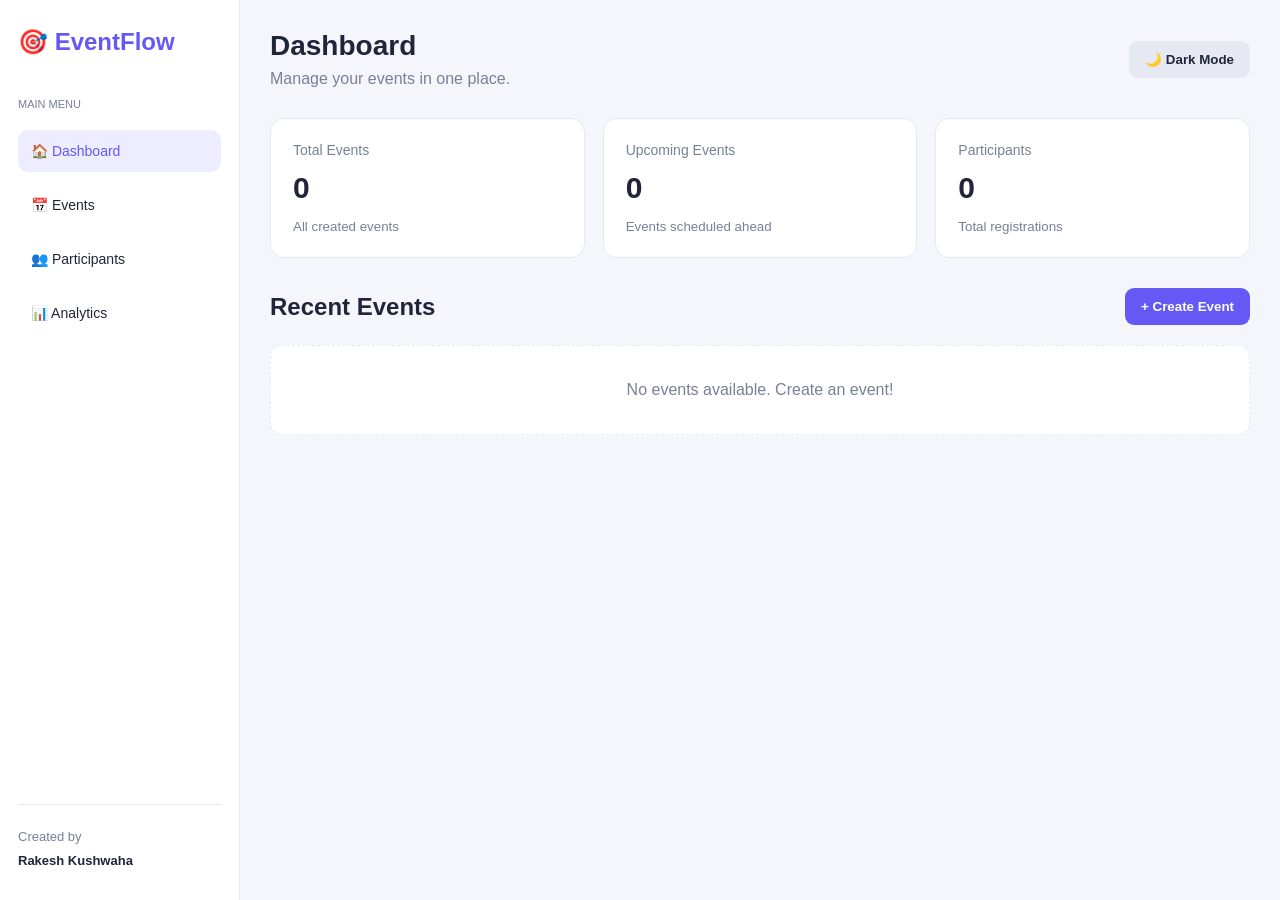
<file: index.html>
<!DOCTYPE html>
<html lang="en">
<head>
    <meta charset="UTF-8">
    <meta name="viewport" content="width=device-width, initial-scale=1.0">
    <title>EventFlow | Event Management</title>
    <meta name="google-site-verification" content="QjRfSIiWj5XbjlekA0CJ-g_JRcr5AdWUMyHfUSqReds" />
    <link rel="stylesheet" href="style.css">
    
</head>
<body>

<div class="sidebar">
    <h2>🎯 EventFlow</h2>
    <p class="menu-title">MAIN MENU</p>
    <button class="nav-btn active" data-page="dashboard">🏠 Dashboard</button>
    <button class="nav-btn" data-page="events">📅 Events</button>
    <button class="nav-btn" data-page="participants">👥 Participants</button>
    <button class="nav-btn" data-page="analytics">📊 Analytics</button>

    <div class="sidebar-bottom">
        <p>Created by</p>
        <strong>Rakesh Kushwaha</strong>
    </div>
</div>

<main class="main">
    <header class="topbar">
        <div>
            <h1 id="pageTitle">Dashboard</h1>
            <p>Manage your events in one place.</p>
        </div>
        <button id="themeBtn" class="theme-btn">🌙 Dark Mode</button>
    </header>

    <section id="dashboardPage" class="page">
        <div class="stats">
            <div class="stat-card">
                <span>Total Events</span>
                <h2 id="totalEvents">0</h2>
                <small>All created events</small>
            </div>
            <div class="stat-card">
                <span>Upcoming Events</span>
                <h2 id="upcomingEvents">0</h2>
                <small>Events scheduled ahead</small>
            </div>
            <div class="stat-card">
                <span>Participants</span>
                <h2 id="totalParticipants">0</h2>
                <small>Total registrations</small>
            </div>
        </div>

        <div class="section-heading">
            <h2>Recent Events</h2>
            <button class="primary-btn" id="addEventBtn">+ Create Event</button>
        </div>

        <div id="dashboardEvents" class="event-grid"></div>
    </section>

    <section id="eventsPage" class="page hidden">
        <div class="section-heading">
            <h2>All Events</h2>
            <button class="primary-btn" id="addEventBtn2">+ Create Event</button>
        </div>

        <div class="toolbar">
            <input id="searchInput" type="search" placeholder="Search events...">
            <select id="categoryFilter">
                <option value="All">All Categories</option>
                <option value="Conference">Conference</option>
                <option value="Workshop">Workshop</option>
                <option value="Seminar">Seminar</option>
                <option value="Party">Party</option>
                <option value="Other">Other</option>
            </select>
        </div>

        <div id="allEvents" class="event-grid"></div>
    </section>

    <section id="participantsPage" class="page hidden">
        <h2>Participants</h2>
        <p class="muted">Register participants for your events.</p>

        <form id="participantForm" class="form-card">
            <label>Participant Name
                <input id="participantName" type="text" required placeholder="Enter full name">
            </label>
            <label>Email Address
                <input id="participantEmail" type="email" required placeholder="name@example.com">
            </label>
            <label>Select Event
                <select id="participantEvent" required></select>
            </label>
            <button class="primary-btn" type="submit">Register Participant</button>
        </form>

        <h2 class="table-heading">Registration List</h2>
        <div class="table-wrap">
            <table>
                <thead>
                    <tr>
                        <th>Name</th>
                        <th>Email</th>
                        <th>Event</th>
                        <th>Action</th>
                    </tr>
                </thead>
                <tbody id="participantTable"></tbody>
            </table>
        </div>
    </section>

    <section id="analyticsPage" class="page hidden">
        <h2>Event Analytics</h2>
        <div class="stats">
            <div class="stat-card">
                <span>Categories</span>
                <h2 id="categoryCount">0</h2>
            </div>
            <div class="stat-card">
                <span>Registrations</span>
                <h2 id="registrationCount">0</h2>
            </div>
        </div>
        <div class="form-card">
            <h3>Events by Category</h3>
            <div id="categoryAnalytics"></div>
            <button id="exportBtn" class="primary-btn">Export Participants CSV</button>
        </div>
    </section>
</main>

<div id="eventModal" class="modal hidden">
    <div class="modal-content">
        <div class="modal-header">
            <h2 id="modalTitle">Create Event</h2>
            <button type="button" id="closeModal" class="close-btn">✕</button>
        </div>

        <form id="eventForm">
            <input id="eventId" type="hidden">

            <label>Event Name
                <input id="eventName" type="text" required placeholder="Enter event name">
            </label>

            <label>Category
                <select id="eventCategory" required>
                    <option value="Conference">Conference</option>
                    <option value="Workshop">Workshop</option>
                    <option value="Seminar">Seminar</option>
                    <option value="Party">Party</option>
                    <option value="Other">Other</option>
                </select>
            </label>

            <label>Date
                <input id="eventDate" type="date" required>
            </label>

            <label>Location
                <input id="eventLocation" type="text" required placeholder="Enter venue">
            </label>

            <label>Description
                <textarea id="eventDescription" rows="3" placeholder="About the event"></textarea>
            </label>

            <div class="modal-actions">
                <button type="button" id="cancelModal" class="secondary-btn">Cancel</button>
                <button type="submit" class="primary-btn">Save Event</button>
            </div>
        </form>
    </div>
</div>

<div id="toast" class="toast"></div>

<script src="script.js"></script>
</body>
</html>
```
</file>
<file: style.css>
* {
    box-sizing: border-box;
    margin: 0;
    padding: 0;
}

:root {
    --bg: #f4f6fb;
    --card: #ffffff;
    --text: #20253a;
    --muted: #778096;
    --border: #e6e9f2;
    --primary: #6558f5;
}

body {
    font-family: Arial, sans-serif;
    background: var(--bg);
    color: var(--text);
    min-height: 100vh;
}

body.dark {
    --bg: #151827;
    --card: #202438;
    --text: #f1f3ff;
    --muted: #b2bad0;
    --border: #343a50;
}

.sidebar {
    width: 240px;
    position: fixed;
    inset: 0 auto 0 0;
    background: var(--card);
    border-right: 1px solid var(--border);
    padding: 28px 18px;
    display: flex;
    flex-direction: column;
    gap: 12px;
}

.sidebar h2 {
    color: var(--primary);
    margin-bottom: 30px;
}

.menu-title {
    font-size: 11px;
    color: var(--muted);
    margin-bottom: 8px;
}

.nav-btn {
    padding: 13px;
    border: 0;
    border-radius: 10px;
    background: transparent;
    text-align: left;
    color: var(--text);
    font-size: 14px;
    cursor: pointer;
}

.nav-btn:hover,
.nav-btn.active {
    background: #eeecff;
    color: var(--primary);
}

body.dark .nav-btn:hover,
body.dark .nav-btn.active {
    background: #33304f;
}

.sidebar-bottom {
    margin-top: auto;
    padding-top: 20px;
    border-top: 1px solid var(--border);
    font-size: 13px;
    line-height: 1.8;
}

.sidebar-bottom p,
.muted {
    color: var(--muted);
}

.main {
    margin-left: 240px;
    padding: 30px;
    max-width: 1600px;
}

.topbar,
.section-heading,
.modal-header {
    display: flex;
    align-items: center;
    justify-content: space-between;
    gap: 15px;
}

.topbar {
    margin-bottom: 30px;
}

.topbar h1 {
    font-size: 28px;
    margin-bottom: 8px;
}

.topbar p {
    color: var(--muted);
}

.theme-btn,
.primary-btn,
.secondary-btn {
    padding: 11px 16px;
    border: 0;
    border-radius: 9px;
    cursor: pointer;
    font-weight: 600;
}

.theme-btn,
.secondary-btn {
    background: var(--border);
    color: var(--text);
}

.primary-btn {
    background: var(--primary);
    color: white;
}

.primary-btn:hover {
    opacity: 0.9;
}

.stats {
    display: grid;
    grid-template-columns: repeat(3, minmax(0, 1fr));
    gap: 18px;
    margin-bottom: 30px;
}

.stat-card,
.form-card,
.event-card {
    background: var(--card);
    border: 1px solid var(--border);
    border-radius: 14px;
    padding: 22px;
}

.stat-card span {
    color: var(--muted);
    font-size: 14px;
}

.stat-card h2 {
    font-size: 30px;
    margin: 12px 0;
}

.stat-card small {
    color: var(--muted);
}

.section-heading {
    margin: 20px 0;
}

.event-grid {
    display: grid;
    grid-template-columns: repeat(2, minmax(0, 1fr));
    gap: 18px;
}

.event-card h3 {
    margin: 12px 0;
    overflow-wrap: anywhere;
}

.event-card p {
    color: var(--muted);
    margin: 9px 0;
    font-size: 14px;
    overflow-wrap: anywhere;
}

.badge {
    display: inline-block;
    background: #eeecff;
    color: var(--primary);
    padding: 6px 10px;
    border-radius: 20px;
    font-size: 12px;
}

.card-actions {
    display: flex;
    gap: 8px;
    margin-top: 18px;
    flex-wrap: wrap;
}

.card-actions button {
    padding: 8px 11px;
    border: 1px solid var(--border);
    background: var(--card);
    color: var(--text);
    border-radius: 7px;
    cursor: pointer;
}

.card-actions .delete-btn {
    color: #d93650;
}

.toolbar {
    display: flex;
    gap: 12px;
    margin: 20px 0;
}

input,
select,
textarea {
    width: 100%;
    padding: 12px;
    border: 1px solid var(--border);
    border-radius: 8px;
    background: var(--card);
    color: var(--text);
    font: inherit;
}

.toolbar input {
    flex: 1;
}

.toolbar select {
    max-width: 220px;
}

.form-card {
    max-width: 650px;
    margin: 20px 0;
}

form label {
    display: block;
    margin-bottom: 16px;
    font-size: 14px;
    font-weight: 600;
}

form label input,
form label select,
form label textarea {
    margin-top: 8px;
    font-weight: normal;
}

.table-heading {
    margin: 28px 0 15px;
}

.table-wrap {
    overflow-x: auto;
    background: var(--card);
    border: 1px solid var(--border);
    border-radius: 12px;
}

table {
    width: 100%;
    border-collapse: collapse;
    text-align: left;
}

th,
td {
    padding: 14px;
    border-bottom: 1px solid var(--border);
    font-size: 14px;
}

th {
    color: var(--muted);
}

.table-action {
    border: 0;
    background: transparent;
    color: #d93650;
    cursor: pointer;
}

.analytics-row {
    margin: 20px 0;
}

.analytics-label {
    display: flex;
    justify-content: space-between;
    margin-bottom: 8px;
}

.progress {
    height: 9px;
    border-radius: 10px;
    background: var(--border);
    overflow: hidden;
}

.progress div {
    height: 100%;
    background: var(--primary);
    border-radius: 10px;
}

#exportBtn {
    margin-top: 24px;
}

.hidden {
    display: none !important;
}

.modal {
    position: fixed;
    inset: 0;
    z-index: 10;
    background: rgba(10, 12, 25, 0.65);
    display: flex;
    align-items: center;
    justify-content: center;
    padding: 16px;
    overflow-y: auto;
}

.modal-content {
    background: var(--card);
    color: var(--text);
    width: 100%;
    max-width: 520px;
    padding: 25px;
    border-radius: 16px;
    margin: auto;
}

.modal-header {
    margin-bottom: 25px;
}

.close-btn {
    border: 0;
    background: transparent;
    color: var(--text);
    font-size: 20px;
    cursor: pointer;
}

.modal-actions {
    display: flex;
    justify-content: flex-end;
    gap: 10px;
}

.toast {
    position: fixed;
    bottom: 25px;
    right: 25px;
    background: #20253a;
    color: white;
    padding: 14px 20px;
    border-radius: 10px;
    opacity: 0;
    transform: translateY(10px);
    pointer-events: none;
    transition: 0.25s;
    z-index: 20;
}

.toast.show {
    opacity: 1;
    transform: translateY(0);
}

.empty-state {
    grid-column: 1 / -1;
    text-align: center;
    padding: 35px 15px;
    color: var(--muted);
    background: var(--card);
    border: 1px dashed var(--border);
    border-radius: 12px;
}

@media (max-width: 900px) {
    .sidebar {
        width: 190px;
    }

    .main {
        margin-left: 190px;
        padding: 20px;
    }

    .stats {
        grid-template-columns: 1fr;
    }

    .event-grid {
        grid-template-columns: 1fr;
    }
}

@media (max-width: 600px) {
    .sidebar {
        position: static;
        width: 100%;
        padding: 15px;
    }

    .sidebar h2 {
        margin-bottom: 8px;
    }

    .sidebar-bottom,
    .menu-title {
        display: none;
    }

    .nav-btn {
        display: inline-block;
        padding: 9px;
    }

    .main {
        margin-left: 0;
        padding: 16px;
    }

    .topbar {
        align-items: flex-start;
        flex-direction: column;
    }

    .topbar h1 {
        font-size: 24px;
    }

    .toolbar {
        flex-direction: column;
    }

    .toolbar select {
        max-width: none;
    }

    .section-heading {
        align-items: flex-start;
    }

    .section-heading h2 {
        font-size: 19px;
    }

    .stat-card {
        padding: 18px;
    }
}
</file>
